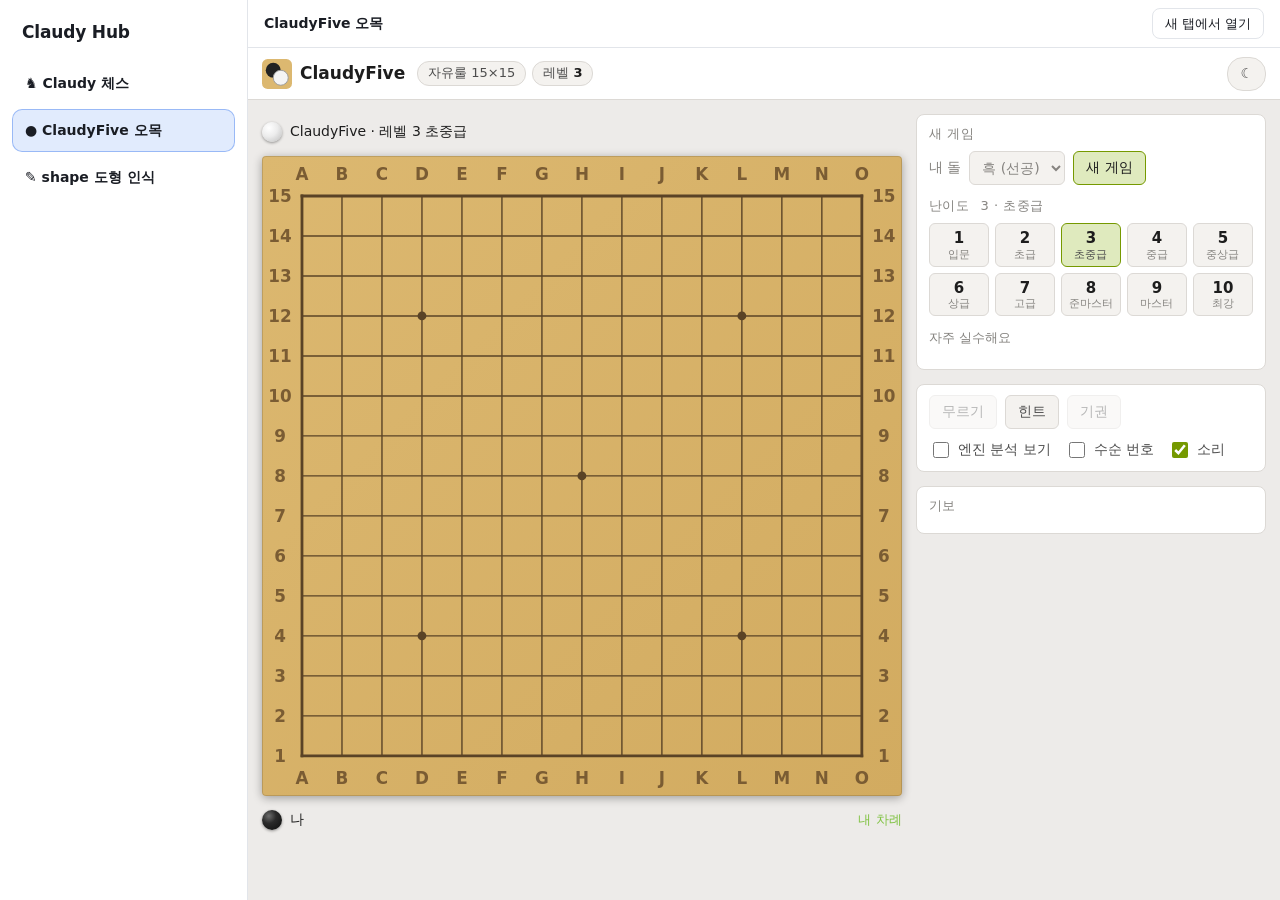
<file: index.html>
<!doctype html>
<html lang="ko">
<head>
<meta charset="utf-8">
<meta name="viewport" content="width=device-width,initial-scale=1">
<script src="coi-serviceworker.js"></script>
<title>Claudy Hub</title>
<style>
:root{--bg:#0f1115;--panel:#161a21;--line:#252b36;--fg:#e6e9ef;--mut:#8b94a5;--acc:#6ea8fe;--ok:#4ade80;--warn:#fbbf24}
@media (prefers-color-scheme:light){:root{--bg:#f5f6f8;--panel:#fff;--line:#e2e5ea;--fg:#1a1d24;--mut:#667085;--acc:#2f6fed;--ok:#16a34a;--warn:#d97706}}
*{box-sizing:border-box;margin:0}
html,body{height:100%}
body{display:flex;background:var(--bg);color:var(--fg);font:14px/1.5 system-ui,"Segoe UI","Malgun Gothic",sans-serif}
nav{width:248px;flex:none;background:var(--panel);border-right:1px solid var(--line);display:flex;flex-direction:column;padding:18px 12px}
.brand{font-weight:650;font-size:17px;padding:2px 10px 16px;letter-spacing:-.01em}
.brand small{display:block;font-weight:400;font-size:12px;color:var(--mut);margin-top:2px}
.tab{all:unset;cursor:pointer;display:block;padding:10px 12px;border-radius:10px;margin-bottom:4px;border:1px solid transparent}
.tab:hover{background:color-mix(in srgb,var(--fg) 6%,transparent)}
.tab:focus-visible{outline:2px solid var(--acc)}
.tab[aria-selected=true]{background:color-mix(in srgb,var(--acc) 14%,transparent);border-color:color-mix(in srgb,var(--acc) 40%,transparent)}
.tab b{display:flex;align-items:center;gap:8px;font-weight:600}
.tab span{display:block;color:var(--mut);font-size:12.5px;margin-top:2px}
.foot{margin-top:auto;padding:10px;color:var(--mut);font-size:12px}
main{flex:1;display:flex;flex-direction:column;min-width:0}
header{height:48px;flex:none;display:flex;align-items:center;gap:10px;padding:0 16px;border-bottom:1px solid var(--line);background:var(--panel)}
header h1{font-size:14px;font-weight:600}
header .sp{flex:1}
.btn{all:unset;cursor:pointer;padding:5px 12px;border-radius:8px;border:1px solid var(--line);font-size:13px;color:var(--fg)}
.btn:hover{border-color:var(--acc);color:var(--acc)}
.btn:focus-visible{outline:2px solid var(--acc)}
.btn[hidden]{display:none}
.stage{flex:1;position:relative}
iframe{position:absolute;inset:0;width:100%;height:100%;border:0;background:var(--bg)}
iframe[hidden]{display:none}
.cover{position:absolute;inset:0;display:flex;flex-direction:column;align-items:center;justify-content:center;gap:12px;background:var(--bg);color:var(--mut);text-align:center;padding:24px}
.cover[hidden]{display:none}
.spin{width:28px;height:28px;border-radius:50%;border:3px solid var(--line);border-top-color:var(--acc);animation:r .8s linear infinite}
@keyframes r{to{transform:rotate(360deg)}}
@media (max-width:720px){body{flex-direction:column}nav{width:auto;flex-direction:row;overflow-x:auto;border-right:0;border-bottom:1px solid var(--line);padding:8px}.tab{flex:none}.tab span,.brand,.foot{display:none}}
html{cursor:default;-webkit-user-select:none;user-select:none}input,textarea,[contenteditable]{cursor:text;-webkit-user-select:text;user-select:text}button,select,a{cursor:pointer}</style>
</head>
<body>
<nav role="tablist" aria-label="프로그램">
  <div class="brand">Claudy Hub</div>
  <button class="tab" role="tab" data-id="chess"><b>♞ Claudy 체스</b></button>
  <button class="tab" role="tab" data-id="five"><b>● ClaudyFive 오목</b></button>
  <button class="tab" role="tab" data-id="shape"><b>✎ shape 도형 인식</b></button>
</nav>
<main>
  <header>
    <h1 id="title"></h1><span class="sp"></span>
    <button class="btn" id="pop">새 탭에서 열기</button>
  </header>
  <div class="stage">
    <iframe id="f-chess" hidden title="체스"></iframe>
    <iframe id="f-five" hidden title="오목"></iframe>
    <iframe id="f-shape" hidden title="도형 인식"></iframe>
  </div>
</main>
<script>
const APPS={
  chess:{title:'Claudy 체스',url:'chess/?v=20261030e'},
  five:{title:'ClaudyFive 오목',url:'five/?v=20261030e'},
  shape:{title:'shape 도형 인식',url:'shape/?v=20261030e'}};
const $=s=>document.querySelector(s);
let cur=null;
function show(id){
  cur=id;
  document.querySelectorAll('.tab').forEach(t=>t.setAttribute('aria-selected',t.dataset.id===id));
  document.querySelectorAll('iframe').forEach(f=>f.hidden=true);
  $('#title').textContent=APPS[id].title;
  try{localStorage.hubTab=id}catch{}
  const f=$('#f-'+id);
  if(!f.src)f.src=APPS[id].url;
  f.hidden=false;
}
document.querySelectorAll('.tab').forEach(t=>t.onclick=()=>show(t.dataset.id));
$('#pop').onclick=()=>window.open(APPS[cur].url,'_blank');
document.addEventListener('keydown',e=>{
  if(e.target.closest('input,textarea')||e.ctrlKey||e.metaKey||e.altKey)return;
  const id={1:'chess',2:'five',3:'shape'}[e.key];if(id)show(id);
});
let start='five';try{start=localStorage.hubTab||'five'}catch{}
show(APPS[start]?start:'five');
</script>
</body>
</html>
</file>
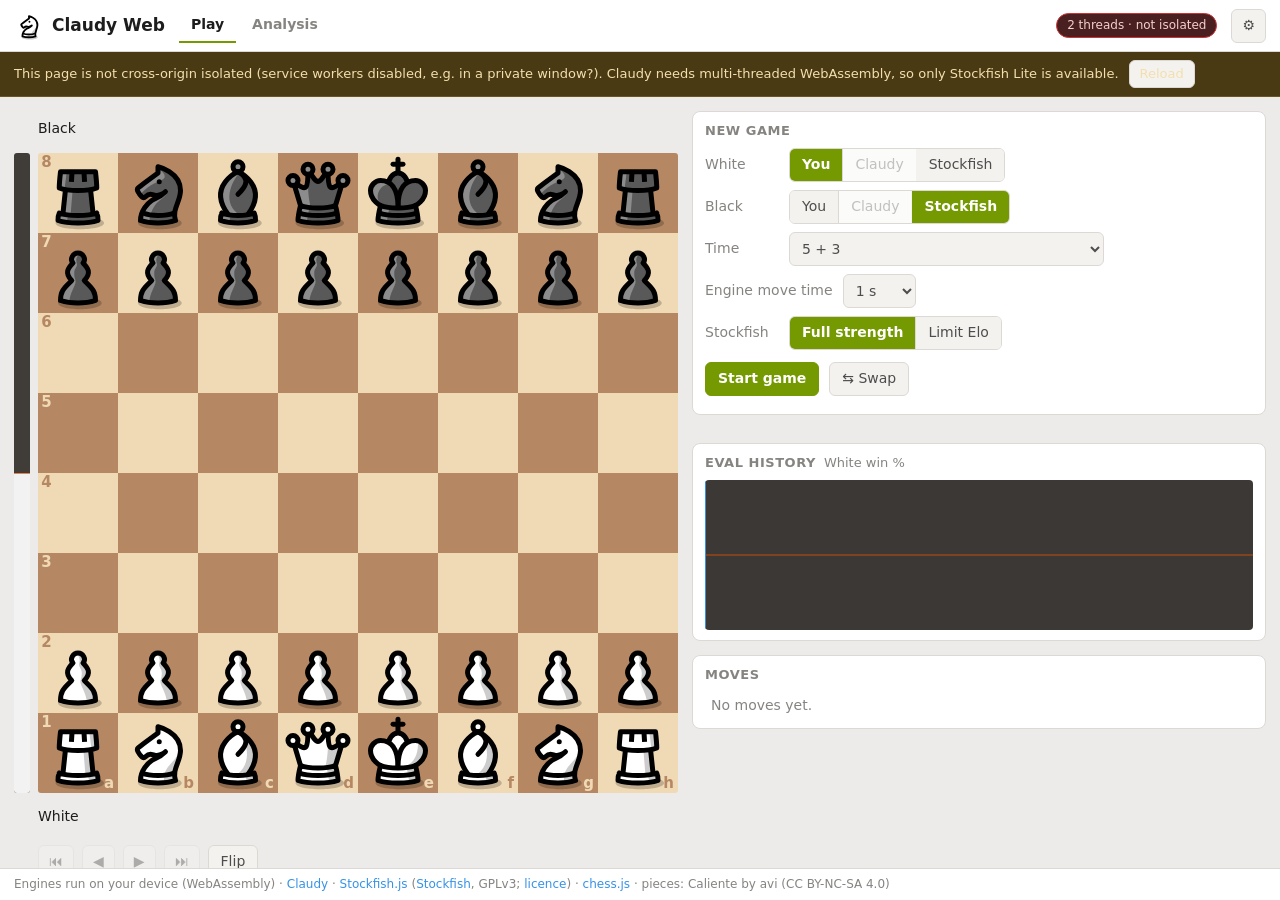
<file: chess/index.html>
<!doctype html>
<html lang="en">
<head>
<meta charset="utf-8">
<meta name="viewport" content="width=device-width, initial-scale=1, viewport-fit=cover">
<meta name="theme-color" content="#161512">
<title>Claudy Web</title>
<meta name="description" content="Play and analyse with the Claudy chess engine and Stockfish 19, running locally in your browser (WebAssembly, SIMD, multi-threaded).">
<link rel="icon" href="pieces/wN.svg">
<link rel="stylesheet" href="css/app.css?v=20261030e">
<script src="coi-serviceworker.js"></script>
</head>
<body>
<header id="top">
  <a class="brand" href="./"><img src="pieces/wN.svg" alt=""><span>Claudy Web</span></a>
  <nav id="tabs">
    <button id="tab-play" class="tab on">Play</button>
    <button id="tab-analysis" class="tab">Analysis</button>
  </nav>
  <div class="spacer"></div>
  <span id="chip-sys" class="pill" title="Hardware threads / cross-origin isolation"></span>
  <button id="btn-settings" class="icon" title="Engine settings">&#9881;</button>
</header>

<div id="notice" hidden></div>

<main id="main">
  <div id="app">
    <section id="left">
      <div class="player top" id="ptop"><div class="name"></div><div class="clock"></div></div>
      <div class="board-row">
        <div class="evalbar" id="evalbar"><div class="fill"></div><span class="txt"></span></div>
        <div id="board"></div>
      </div>
      <div class="player bottom" id="pbot"><div class="name"></div><div class="clock"></div></div>
      <div class="controls">
        <button id="nav-first" class="icon" title="Start (Home)">&#9198;</button>
        <button id="nav-prev" class="icon" title="Back (&larr;)">&#9664;</button>
        <button id="nav-next" class="icon" title="Forward (&rarr;)">&#9654;</button>
        <button id="nav-last" class="icon" title="Latest (End)">&#9197;</button>
        <button id="btn-flip" title="Flip board (F)">Flip</button>
        <span class="grow"></span>
        <button id="btn-undo" hidden>Take back</button>
        <button id="btn-hint" hidden>Hint</button>
      </div>
    </section>

    <section id="right">
      <div class="panel" id="p-play">
        <h3>New game</h3>
        <div id="ng">
          <div class="row"><label>White</label><div class="seg" id="ng-white" data-key="white"></div></div>
          <div class="row"><label>Black</label><div class="seg" id="ng-black" data-key="black"></div></div>
          <div class="row"><label>Time</label>
            <select id="ng-tc">
              <option value="60000+0">1 + 0</option>
              <option value="180000+0">3 + 0</option>
              <option value="180000+2000">3 + 2</option>
              <option value="300000+0">5 + 0</option>
              <option value="300000+3000">5 + 3</option>
              <option value="600000+0">10 + 0</option>
              <option value="900000+10000">15 + 10</option>
              <option value="1800000+0">30 + 0</option>
              <option value="0+0">Unlimited (engine thinks for a set time)</option>
            </select>
          </div>
          <div class="row" id="ng-think-row" hidden><label>Engine move time</label>
            <select id="ng-think">
              <option value="500">0.5 s</option><option value="1000">1 s</option><option value="3000">3 s</option>
              <option value="10000">10 s</option><option value="30000">30 s</option>
            </select>
          </div>
          <div id="ng-strength"></div>
          <div class="row btns">
            <button id="ng-start" class="primary">Start game</button>
            <button id="ng-swap" title="Swap colours">&#8646; Swap</button>
          </div>
        </div>
        <div id="ingame" hidden>
          <div id="ig-status" class="big"></div>
          <div id="ig-sub" class="dim small"></div>
          <div class="row btns">
            <button id="ig-pause" hidden>Pause</button>
            <button id="ig-resign" class="danger">Resign</button>
            <button id="ig-new">New game</button>
            <button id="ig-analyze" hidden>Analyse game</button>
          </div>
        </div>
      </div>

      <div class="panel" id="p-analysis" hidden>
        <h3>Analysis board</h3>
        <div class="row"><label>Engines</label>
          <div class="seg multi" id="an-engines"></div>
        </div>
        <div class="row"><label>Lines</label>
          <div class="seg" id="an-lines"></div>
        </div>
        <div class="row btns">
          <button id="an-import">Import PGN / FEN</button>
          <button id="an-copy-pgn">Copy PGN</button>
          <button id="an-copy-fen">Copy FEN</button>
          <button id="an-reset">Reset</button>
        </div>
        <div class="row" id="an-review-row">
          <label>Review</label>
          <select id="an-review-eng"></select>
          <select id="an-review-time">
            <option value="200">0.2 s / move</option><option value="500" selected>0.5 s / move</option>
            <option value="1000">1 s / move</option><option value="2000">2 s / move</option><option value="5000">5 s / move</option>
          </select>
          <button id="an-review" class="primary">Analyse game</button>
        </div>
        <div id="an-progress" hidden><div class="bar"><div></div></div><span class="dim small"></span></div>
        <div id="an-accuracy" class="small" hidden></div>
      </div>

      <div id="engines"></div>

      <div class="panel" id="p-chart">
        <h3>Eval history <span class="dim">White win %</span></h3>
        <div class="chartwrap"><svg id="chart" viewBox="0 0 1000 200" preserveAspectRatio="none"></svg><div id="chart-tip" hidden></div></div>
      </div>

      <div class="panel" id="p-moves"><h3>Moves</h3><div id="moves"></div></div>
    </section>
  </div>
</main>

<footer id="foot">
  <span class="dim">Engines run on your device (WebAssembly) &middot;
  <a href="https://github.com/eple12/ClaudyEngine" target="_blank" rel="noopener">Claudy</a> &middot;
  <a href="https://github.com/nmrugg/stockfish.js" target="_blank" rel="noopener">Stockfish.js</a>
  (<a href="https://github.com/official-stockfish/Stockfish" target="_blank" rel="noopener">Stockfish</a>, GPLv3; <a href="stockfish/COPYING.txt">licence</a>) &middot;
  <a href="https://github.com/jhlywa/chess.js" target="_blank" rel="noopener">chess.js</a> &middot;
  pieces: Caliente by avi (CC BY-NC-SA 4.0)</span>
</footer>

<dialog id="dlg-settings">
  <form method="dialog">
    <h2>Engine settings</h2>
    <div id="set-body"></div>
    <div class="row btns"><button value="close" class="primary">Done</button></div>
  </form>
</dialog>

<dialog id="dlg-import">
  <form method="dialog">
    <h2>Import</h2>
    <p class="dim small">Paste a PGN or a FEN.</p>
    <textarea id="import-text" rows="10" spellcheck="false"></textarea>
    <div id="import-err" class="red small"></div>
    <div class="row btns">
      <button id="import-ok" value="ok" class="primary">Load</button>
      <button value="cancel">Cancel</button>
    </div>
  </form>
</dialog>

<script type="module" src="js/app.js?v=20261030e"></script>
</body>
</html>
</file>
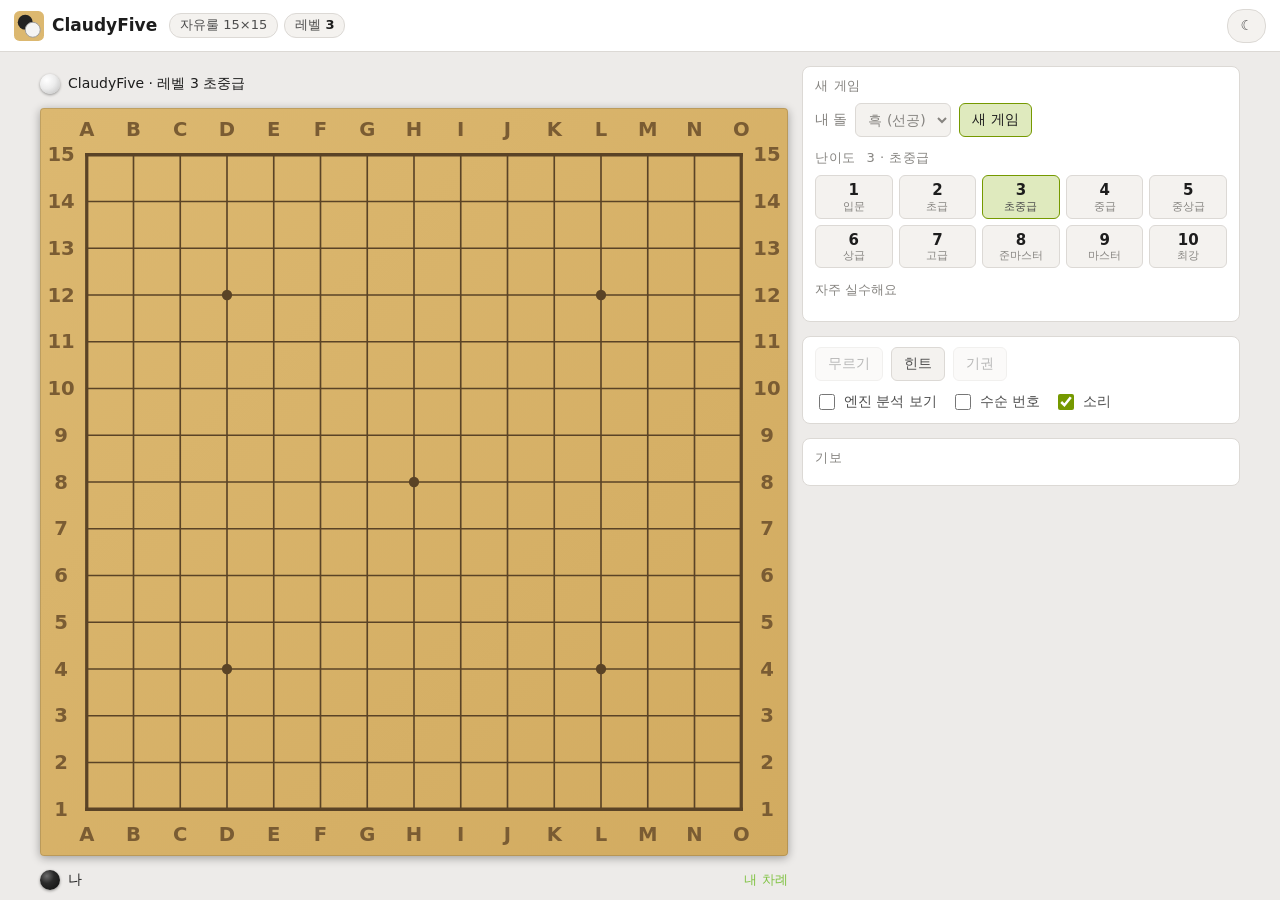
<file: five/index.html>
<!doctype html>
<html lang="ko">
<head>
<meta charset="utf-8">
<meta name="viewport" content="width=device-width, initial-scale=1, viewport-fit=cover">
<meta name="theme-color" content="#161512">
<title>ClaudyFive · 오목</title>
<link rel="icon" href="data:image/svg+xml,%3Csvg xmlns='http://www.w3.org/2000/svg' viewBox='0 0 32 32'%3E%3Crect width='32' height='32' rx='6' fill='%23dcb870'/%3E%3Ccircle cx='12' cy='12' r='8' fill='%23222'/%3E%3Ccircle cx='20' cy='20' r='8' fill='%23f4f4f4' stroke='%23999'/%3E%3C/svg%3E">
<link rel="stylesheet" href="style.css?v=20261030e">
</head>
<body>
<header id="top">
  <div class="brand">
    <svg viewBox="0 0 32 32" width="30" height="30" aria-hidden="true"><rect width="32" height="32" rx="6" fill="#dcb870"/><circle cx="12" cy="12" r="8" fill="#222"/><circle cx="20" cy="20" r="8" fill="#f4f4f4" stroke="#999"/></svg>
    <span>ClaudyFive</span>
  </div>
  <div id="chips">
    <span class="chip">자유룰 15×15</span>
    <span class="chip opt">레벨 <b id="chip-level">5</b></span>
  </div>
  <div class="spacer"></div>
  <button id="btn-theme" class="pill" title="밝은/어두운 테마">☀︎</button>
</header>

<main id="main">
  <div id="game">
    <div id="left">
      <div class="player" id="pl-top">
        <span class="stone-ico" id="top-ico"></span>
        <span class="name" id="top-name">ClaudyFive</span>
        <span class="status" id="top-status"></span>
      </div>
      <div class="board-row">
        <div class="evalbar" id="evalbar" hidden><div class="fill" id="evalfill"></div><span class="txt" id="evaltxt"></span></div>
        <div class="board" id="board">
          <svg id="grid" viewBox="0 0 16 16" preserveAspectRatio="none" aria-hidden="true"></svg>
          <div id="stones"></div>
          <div class="ghost" id="ghost" hidden></div>
          <div class="hintmark" id="hintmark" hidden></div>
          <div class="banner" id="banner" hidden><div id="banner-text"></div><button id="banner-new" class="primary">새 게임</button></div>
        </div>
      </div>
      <div class="player" id="pl-bot">
        <span class="stone-ico" id="bot-ico"></span>
        <span class="name" id="bot-name">나</span>
        <span class="status" id="bot-status"></span>
      </div>
    </div>

    <div id="right">
      <section class="panel" id="p-new">
        <h3>새 게임</h3>
        <div class="formrow">
          <label>내 돌
            <select id="sel-color">
              <option value="black">흑 (선공)</option>
              <option value="white">백 (후공)</option>
              <option value="random">무작위</option>
            </select>
          </label>
          <button id="btn-new" class="primary">새 게임</button>
        </div>
        <h3 class="sub">난이도 <span class="dim" id="lvl-name"></span></h3>
        <div id="levels" role="radiogroup" aria-label="난이도"></div>
        <p class="dim small" id="lvl-info"></p>
      </section>

      <section class="panel" id="p-actions">
        <div class="controls">
          <button id="btn-undo" title="한 수 무르기 (U)">무르기</button>
          <button id="btn-hint" title="엔진이 추천수를 알려줘요 (H)">힌트</button>
          <button id="btn-resign" class="danger">기권</button>
        </div>
        <div class="toggles">
          <label><input type="checkbox" id="opt-analysis"> 엔진 분석 보기</label>
          <label><input type="checkbox" id="opt-numbers"> 수순 번호</label>
          <label><input type="checkbox" id="opt-sound" checked> 소리</label>
        </div>
      </section>

      <section class="panel" id="p-engine" hidden>
        <h3>엔진 분석</h3>
        <div id="eng-summary">
          <span class="big num" id="eng-eval">–</span>
          <span class="kv">깊이 <b class="num" id="eng-depth">–</b></span>
          <span class="kv">노드 <b class="num" id="eng-nodes">–</b></span>
          <span class="kv">속도 <b class="num" id="eng-nps">–</b></span>
          <span class="kv">시간 <b class="num" id="eng-time">–</b></span>
        </div>
        <div class="pv" id="eng-pv"></div>
      </section>

      <section class="panel" id="p-moves">
        <h3>기보 <span class="dim" id="mv-count"></span></h3>
        <div id="moves"></div>
      </section>
    </div>
  </div>
</main>

<script src="engine.js?v=20261030e"></script>
<script src="app.js?v=20261030e"></script>
</body>
</html>
</file>
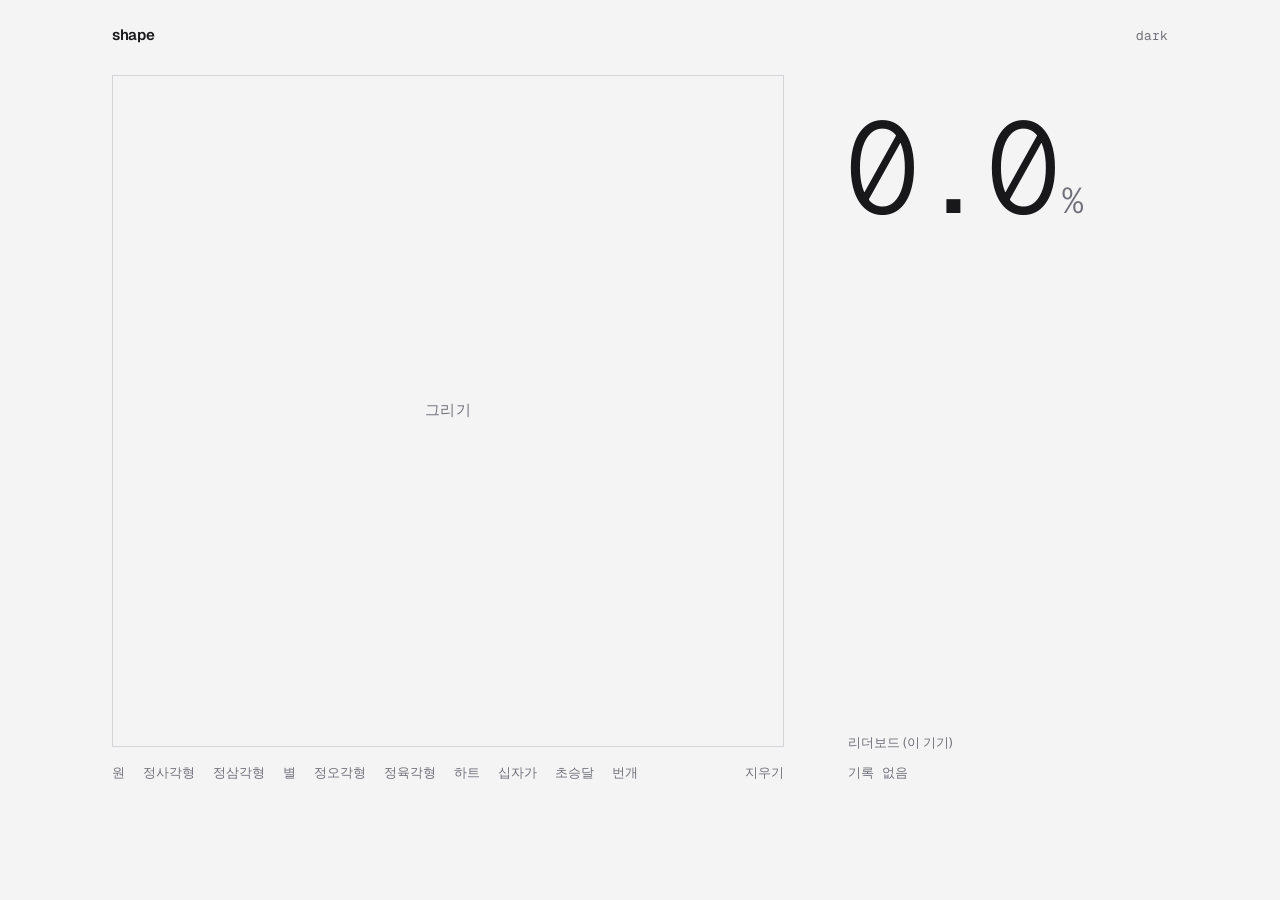
<file: shape/index.html>
<!doctype html>
<html lang="ko">
<head>
<meta charset="utf-8">
<meta name="viewport" content="width=device-width,initial-scale=1">
<title>shape</title>
<link rel="preconnect" href="https://fonts.googleapis.com">
<link href="https://fonts.googleapis.com/css2?family=Geist:wght@300;400;500;600&family=Geist+Mono:wght@300;400;500&display=swap" rel="stylesheet">
<style>
:root{--bg:#f4f4f5;--fg:#18181b;--mut:#71717a;--line:#d4d4d8;--acc:#d9420f;--ink:#18181b}
:root[data-theme=dark]{--bg:#0e0e10;--fg:#ececee;--mut:#797982;--line:#2a2a2f;--acc:#ff6a3d;--ink:#ececee}
*{box-sizing:border-box;margin:0;padding:0}
body{background:var(--bg);color:var(--fg);font:15px/1.5 "Geist","Pretendard","Malgun Gothic",system-ui,sans-serif;min-height:100dvh;transition:background .25s,color .25s}
button,input{font:inherit;color:inherit;background:none;border:0;border-radius:0;outline:none}
button{cursor:pointer}
.app{max-width:1120px;margin:0 auto;padding:24px 32px 32px;display:grid;grid-template-columns:minmax(0,1fr) 320px;grid-template-rows:auto 1fr;column-gap:64px}
header{grid-column:1/-1;display:flex;justify-content:space-between;align-items:baseline;margin-bottom:28px}
.logo{font-weight:600;letter-spacing:-.02em}
.mono{font-family:"Geist Mono",ui-monospace,Consolas,monospace}
#theme{color:var(--mut);font-size:13px;transition:color .2s}
#theme:hover{color:var(--fg)}
.left{min-width:0}
.pad{position:relative;width:min(100%,calc(100dvh - 190px));aspect-ratio:1;border:1px solid var(--line);transition:border-color .25s}
canvas{position:absolute;inset:0;width:100%;height:100%;touch-action:none;cursor:crosshair}
.hint{position:absolute;inset:0;display:grid;place-items:center;color:var(--mut);pointer-events:none;transition:opacity .3s;letter-spacing:.02em}
.shapes{display:flex;flex-wrap:wrap;gap:4px 18px;margin-top:16px;font-size:13px;color:var(--mut)}
.shapes span{transition:color .3s}
.shapes span.on{color:var(--acc)}
.shapes button{margin-left:auto;color:var(--mut);transition:color .2s}
.shapes button:hover{color:var(--fg)}
.right{display:flex;flex-direction:column;padding-top:2px;min-width:0}
.name{color:var(--mut);height:24px}
.big{font-weight:300;font-size:clamp(84px,10vw,128px);line-height:.95;letter-spacing:-.05em;font-variant-numeric:tabular-nums;margin:6px 0 4px -4px;white-space:nowrap}
.big small{font-size:.28em;letter-spacing:0;color:var(--mut);margin-left:6px}
.big.hit{color:var(--acc)}
.sub{color:var(--mut);font-size:13px;height:20px}
form{margin-top:22px;display:flex;align-items:flex-end;gap:16px;opacity:0;pointer-events:none;transition:opacity .3s}
form.on{opacity:1;pointer-events:auto}
label{display:block;font-size:12px;color:var(--mut);margin-bottom:2px}
.f{flex:1;min-width:0}
input{width:100%;padding:6px 0;border-bottom:1px solid var(--line);transition:border-color .2s}
input:focus{border-color:var(--acc)}
.go{color:var(--acc);font-weight:500;padding:6px 0}
.skip{color:var(--mut);padding:6px 0;font-size:13px}
.go:hover,.skip:hover{text-decoration:underline;text-underline-offset:4px}
.lb{margin-top:auto;padding-top:40px}
.lb h3{font-weight:400;font-size:13px;color:var(--mut);margin-bottom:10px}
.row{display:grid;grid-template-columns:22px 1fr auto 52px;gap:10px;align-items:baseline;padding:5px 0;font-size:14px}
.row .rk{color:var(--mut);font-size:12px}
.row .nm{overflow:hidden;text-overflow:ellipsis;white-space:nowrap}
.row .sh{color:var(--mut);font-size:13px}
.row .pc{text-align:right}
.row:first-child .pc,.row:first-child .rk{color:var(--acc)}
.row.new{animation:fl 2s}
@keyframes fl{0%,50%{background:color-mix(in srgb,var(--acc) 16%,transparent)}}
.empty{color:var(--mut);font-size:13px}
@media(max-width:820px){.app{grid-template-columns:1fr;padding:16px}.pad{width:100%}.big{font-size:84px}.lb{padding-top:28px}}
@media(prefers-reduced-motion:reduce){*{transition:none!important;animation:none!important}}
html{cursor:default;-webkit-user-select:none;user-select:none}input,textarea,[contenteditable]{cursor:text;-webkit-user-select:text;user-select:text}button,select,a{cursor:pointer}</style>
</head>
<body>
<div class="app">
  <header>
    <div class="logo">shape</div>
    <button id="theme" class="mono"></button>
  </header>
  <div class="left">
    <div class="pad">
      <canvas id="cv"></canvas>
      <div class="hint" id="hint">그리기</div>
    </div>
    <div class="shapes" id="shapes"></div>
  </div>
  <div class="right">
    <div class="name" id="rn"></div>
    <div class="big mono" id="big"><span id="pct">0.0</span><small>%</small></div>
    <div class="sub" id="rs"></div>
    <form id="form" autocomplete="off">
      <div class="f"><label for="nick">닉네임</label><input id="nick" maxlength="12"></div>
      <button class="go" type="submit">저장</button>
      <button class="skip" type="button" id="skip">건너뛰기</button>
    </form>
    <div class="lb"><h3>리더보드 (이 기기)</h3><div id="board" class="mono"></div></div>
  </div>
</div>
<script src="core.js"></script>
<script>
const $=s=>document.querySelector(s),cv=$('#cv'),cx=cv.getContext('2d'),B=480;
let strokes=[],timer,rid=null,cur=null,fit=null,fp=1,busy=false,last=0;
const root=document.documentElement,css=v=>getComputedStyle(root).getPropertyValue(v).trim();
const calm=matchMedia('(prefers-reduced-motion:reduce)').matches;
function setTheme(t){root.dataset.theme=t;$('#theme').textContent=t==='dark'?'light':'dark';try{localStorage.theme=t}catch{}redraw()}
let saved;try{saved=localStorage.theme}catch{}
setTheme(saved||(matchMedia('(prefers-color-scheme:dark)').matches?'dark':'light'));
$('#theme').onclick=()=>setTheme(root.dataset.theme==='dark'?'light':'dark');

let pw=0;
function size(){const d=devicePixelRatio||1,w=cv.clientWidth;if(pw&&pw!==w)strokes=strokes.map(s=>s.map(p=>[p[0]*w/pw,p[1]*w/pw]));pw=w;cv.width=cv.height=Math.round(w*d);cx.setTransform(d,0,0,d,0,0);redraw()}
addEventListener('resize',size);
function path(p,n){const m=n??p.length;cx.beginPath();cx.moveTo(p[0][0],p[0][1]);
  for(let i=1;i<m-1;i++){const a=p[i],b=p[i+1];cx.quadraticCurveTo(a[0],a[1],(a[0]+b[0])/2,(a[1]+b[1])/2)}
  if(m>1)cx.lineTo(p[m-1][0],p[m-1][1]);cx.stroke()}
function redraw(){const w=cv.clientWidth;cx.clearRect(0,0,w,w);cx.lineCap=cx.lineJoin='round';
  cx.lineWidth=3.5;cx.strokeStyle=css('--ink');strokes.forEach(s=>s.length>1&&path(s));
  if(fit){const k=w/B;cx.strokeStyle=css('--acc');cx.lineWidth=2;path(fit.map(p=>[p[0]*k,p[1]*k]),Math.max(2,Math.floor(fit.length*fp)))}}
function mark(i){document.querySelectorAll('#shapes span').forEach((c,j)=>c.classList.toggle('on',j===i))}
function reset(){clearTimeout(timer);strokes=[];fit=null;cur=rid=null;fp=1;redraw();$('#hint').style.opacity=1;$('#form').classList.remove('on');
  $('#rn').textContent='';$('#rs').textContent='';$('#pct').textContent='0.0';$('#big').classList.remove('hit');mark(-1)}

const pt=e=>{const r=cv.getBoundingClientRect();return[e.clientX-r.left,e.clientY-r.top]};
cv.onpointerdown=e=>{if(busy)return;if(fit||cur)reset();clearTimeout(timer);cv.setPointerCapture(e.pointerId);strokes.push([pt(e)]);$('#hint').style.opacity=0};
cv.onpointermove=e=>{if(!(e.buttons&1)||busy||!strokes.length)return;strokes.at(-1).push(pt(e));redraw()};
cv.onpointerup=()=>{if(strokes.length&&!busy)timer=setTimeout(go,600)};
addEventListener('keydown',e=>{if(e.key==='Escape')reset()});

function ease(f,ms){if(calm)return f(1);const t0=performance.now();(function s(t){const p=Math.min(1,(t-t0)/ms);f(1-Math.pow(1-p,3));if(p<1)requestAnimationFrame(s)})(t0)}
async function go(){
  const k=B/cv.clientWidth;busy=true;$('#rn').textContent='분석 중';
  await new Promise(r=>setTimeout(r,30));
  let r;try{r=Shape.recognize(strokes.map(s=>s.map(p=>[p[0]*k,p[1]*k])))}catch{r={error:'err'}}
  busy=false;
  if(r.error){reset();$('#rs').textContent=r.error==='short'?'조금 더 크게 그려주세요':'오류가 발생했어요';return}
  cur=r;fit=r.fit.map(p=>[p[0],p[1]]);last=r.pct;mark(r.idx);$('#rn').textContent=r.name;$('#rs').textContent='CNN '+r.conf+'%';$('#big').classList.add('hit');
  ease(p=>{fp=p;redraw();$('#pct').textContent=(r.pct*p).toFixed(1)},900);
  $('#form').classList.add('on');$('#nick').value='';$('#nick').focus({preventScroll:true})}

// leaderboard: stored on this device only (GitHub Pages has no backend)
const KEY='shape-board';let mem=[];
const load=()=>{try{return JSON.parse(localStorage[KEY]||'[]')}catch{return mem}};
const store=b=>{mem=b;try{localStorage[KEY]=JSON.stringify(b)}catch{}};
function render(b,mine){const el=$('#board');el.innerHTML=b.length?'':'<div class="empty">기록 없음</div>';
  b.forEach((e,i)=>{const d=document.createElement('div');d.className='row'+(i===mine?' new':'');
    d.innerHTML=`<span class="rk">${i+1}</span><span class="nm"></span><span class="sh">${e.shape}</span><span class="pc">${e.pct.toFixed(1)}</span>`;
    d.querySelector('.nm').textContent=e.name;el.append(d)})}
$('#form').onsubmit=e=>{e.preventDefault();const n=$('#nick').value.trim().slice(0,12);if(!n||!cur)return;
  const all=load();all.push({name:n,shape:cur.name,pct:cur.pct});all.sort((a,b)=>b.pct-a.pct);store(all.slice(0,100));
  const b=all.slice(0,10),mine=b.findIndex(x=>x.name===n&&x.pct===cur.pct);cur=null;
  $('#form').classList.remove('on');$('#rs').textContent='저장됨';render(b,mine)};
$('#skip').onclick=reset;

$('#shapes').innerHTML=Shape.NAMES.map(x=>`<span>${x}</span>`).join('')+'<button id="clr">지우기</button>';$('#clr').onclick=reset;
render(load().slice(0,10));
Shape.load().catch(()=>{$('#rs').textContent='모델을 불러오지 못했어요'});
size();
</script>
</body>
</html>
</file>
<file: chess/css/app.css>
:root {
  --bg: #161512;
  --panel: #262421;
  --panel2: #2f2c29;
  --line: #3a3733;
  --text: #bababa;
  --strong: #e6e4e1;
  --dim: #8a8784;
  --accent: #3692e7;
  --green: #759900;
  --green-bg: #3b4a14;
  --red: #cc3333;
  --yellow: #d59120;
  --cyan: #4fb3bf;
  --light: #f0d9b5;
  --dark: #b58863;
  --clock: #1f1d1b;
  --clock-run: #4a5d23;
  --header-h: 52px;
  --foot-h: 32px;
  font-synthesis: none;
  color-scheme: dark;
}
@media (prefers-color-scheme: light) {
  :root:not([data-theme="dark"]) {
    --bg: #edebe9; --panel: #ffffff; --panel2: #f4f2ef; --line: #dcd9d5;
    --text: #4d4d4d; --strong: #1d1d1d; --dim: #868480; --green-bg: #dfeabe;
    --clock: #e9e6e2; --clock-run: #cfe0a4;
    color-scheme: light;
  }
}

* { box-sizing: border-box; }
html, body { height: 100%; margin: 0; }
body {
  background: var(--bg);
  color: var(--text);
  font: 14px/1.4 system-ui, -apple-system, "Segoe UI", Roboto, "Noto Sans KR", sans-serif;
  display: flex; flex-direction: column; height: 100dvh; overflow: hidden;
  -webkit-tap-highlight-color: transparent;
}
button, input, select, textarea { font: inherit; color: inherit; }
button {
  background: var(--panel2); border: 1px solid var(--line); border-radius: 6px;
  padding: 6px 12px; cursor: pointer; min-height: 34px;
}
button:hover { border-color: var(--dim); }
button:active { transform: translateY(1px); }
button:disabled { opacity: .4; cursor: default; transform: none; border-color: var(--line); }
button.primary { background: var(--green); border-color: var(--green); color: #fff; font-weight: 600; }
button.primary:hover { filter: brightness(1.08); }
button.danger:hover { border-color: var(--red); color: #ff8a8a; }
select, input[type="number"], textarea {
  background: var(--panel2); border: 1px solid var(--line); border-radius: 6px; padding: 6px 8px; min-height: 34px;
}
select:focus, input:focus, textarea:focus { outline: none; border-color: var(--accent); }
a { color: var(--accent); text-decoration: none; }
a:hover { text-decoration: underline; }
.dim { color: var(--dim); }
.small { font-size: 12.5px; }
.red { color: #ff7b7b; }
.grow { flex: 1; }

/* ---- header ---------------------------------------------------------------------------- */
#top {
  height: var(--header-h); flex: none; display: flex; align-items: center; gap: 14px; padding: 0 14px;
  background: var(--panel); border-bottom: 1px solid var(--line); overflow-x: auto; scrollbar-width: none;
}
.brand { display: flex; align-items: center; gap: 8px; color: var(--strong); font-weight: 600; font-size: 17px; white-space: nowrap; }
.brand:hover { text-decoration: none; }
.brand img { width: 30px; height: 30px; }
#tabs { display: flex; gap: 4px; }
.tab { background: none; border: 0; border-bottom: 2px solid transparent; border-radius: 0; padding: 6px 12px; color: var(--dim); font-weight: 600; }
.tab:hover { color: var(--strong); }
.tab.on { color: var(--strong); border-bottom-color: var(--green); }
.spacer { flex: 1; }
.pill { border-radius: 16px; white-space: nowrap; font-size: 12px; padding: 3px 10px; border: 1px solid var(--line); background: var(--panel2); }
.pill.on { background: var(--green-bg); border-color: var(--green); color: var(--strong); }
.pill.off { background: #4a1f1f; border-color: var(--red); color: #f2d0d0; }
.icon { padding: 4px 10px; }

#notice { background: #4a3a14; color: #f3dfae; padding: 8px 14px; font-size: 13px; border-bottom: 1px solid #6b5520; display: flex; gap: 10px; align-items: center; flex-wrap: wrap; }
#notice[hidden] { display: none; }
#notice button { min-height: 28px; padding: 2px 10px; }

/* ---- layout ---------------------------------------------------------------------------- */
#main { flex: 1; min-height: 0; overflow: auto; padding: 14px; }
#app {
  --b: clamp(260px, calc(100dvh - var(--header-h) - var(--foot-h) - 28px - 2 * 38px - 52px - 20px), calc(56vw - 24px));
  display: grid; grid-template-columns: calc(var(--b) + 24px) minmax(0, 1fr); gap: 14px; align-items: start;
  max-width: 1500px; margin: 0 auto;
}
#left { display: flex; flex-direction: column; gap: 6px; min-width: 0; position: sticky; top: 0; }
#right { display: flex; flex-direction: column; gap: 14px; min-width: 0; }
.panel { background: var(--panel); border: 1px solid var(--line); border-radius: 8px; padding: 10px 12px; min-width: 0; }
.panel[hidden] { display: none; }
.panel h3 { margin: 0 0 8px; font-size: 13px; font-weight: 600; letter-spacing: .04em; text-transform: uppercase; color: var(--dim); display: flex; align-items: center; gap: 8px; }
.panel h3 .dim { text-transform: none; letter-spacing: 0; font-weight: 400; }
.panel h3 .grow { flex: 1; }

.row { display: flex; align-items: center; gap: 10px; margin: 8px 0; flex-wrap: wrap; }
.row > label { min-width: 74px; color: var(--dim); }
.row.btns { margin-top: 12px; }
.seg { display: inline-flex; border: 1px solid var(--line); border-radius: 6px; overflow: hidden; flex-wrap: wrap; }
.seg button { border: 0; border-radius: 0; background: var(--panel2); min-height: 32px; padding: 4px 12px; border-right: 1px solid var(--line); }
.seg button:last-child { border-right: 0; }
.seg button.on { background: var(--green); color: #fff; font-weight: 600; }
.seg button.off { opacity: .55; }
.seg button:disabled { opacity: .35; }
.big { font-size: 18px; font-weight: 700; color: var(--strong); }
.sliderrow { display: flex; align-items: center; gap: 10px; flex: 1; min-width: 200px; }
.sliderrow input[type="range"] { flex: 1; accent-color: var(--green); }
.sliderrow output { min-width: 3.2em; text-align: right; color: var(--strong); font-variant-numeric: tabular-nums; }

/* ---- players, clocks ---------------------------------------------------------------------- */
.player { display: flex; align-items: center; gap: 8px; min-height: 36px; min-width: 0; padding-left: 24px; }
.player .name { flex: 1; min-width: 0; white-space: nowrap; overflow: hidden; text-overflow: ellipsis; color: var(--strong); }
.player .name .tag { color: var(--dim); font-size: 12px; margin-left: 6px; }
.player .name .think { color: #7fc241; font-size: 12px; margin-left: 8px; font-weight: 600; }
.clock {
  font: 600 18px/1 ui-monospace, "Roboto Mono", "Cascadia Mono", monospace; font-variant-numeric: tabular-nums;
  background: var(--clock); color: var(--strong); border-radius: 4px; padding: 6px 8px; min-width: 78px; text-align: right;
}
.clock.run { background: var(--clock-run); }
.clock.low { color: #ff6b6b; }
.clock:empty { visibility: hidden; }

/* ---- board ------------------------------------------------------------------------------------ */
.board-row { display: flex; align-items: stretch; gap: 8px; }
.board {
  position: relative; width: 100%; aspect-ratio: 1; border-radius: 3px; overflow: hidden; user-select: none;
  touch-action: none; flex: 1; min-width: 0; container-type: inline-size; cursor: default;
}
.squares { position: absolute; inset: 0; display: grid; grid-template: repeat(8, 1fr) / repeat(8, 1fr); }
.sq { position: relative; }
.sq.l { background: var(--light); }
.sq.d { background: var(--dark); }
.sq.last::after { content: ""; position: absolute; inset: 0; background: rgba(155, 199, 0, .41); }
.sq.sel::after { content: ""; position: absolute; inset: 0; background: rgba(20, 85, 30, .5); }
.sq.check::before {
  content: ""; position: absolute; inset: 0;
  background: radial-gradient(ellipse at center, #f00 0%, #e70000 25%, rgba(169, 0, 0, 0) 89%);
}
.sq.tgt.x::after { content: ""; position: absolute; left: 36%; top: 36%; width: 28%; height: 28%; border-radius: 50%; background: rgba(20, 85, 30, .5); z-index: 4; }
.sq.tgt.cap::after { content: ""; position: absolute; inset: 0; background: radial-gradient(transparent 0%, transparent 79%, rgba(20, 85, 0, .3) 80%); z-index: 4; }
.coord { position: absolute; font-size: clamp(9px, 2.5cqw, 15px); font-weight: 700; line-height: 1; z-index: 1; pointer-events: none; }
.coord.rank { top: 3%; left: 4%; }
.coord.file { bottom: 3%; right: 5%; }
.sq.l .coord { color: var(--dark); }
.sq.d .coord { color: var(--light); }
.pieces { position: absolute; inset: 0; pointer-events: none; }
.piece {
  position: absolute; left: 0; top: 0; width: 12.5%; height: 12.5%; background-size: cover; will-change: transform;
  transition: transform .2s cubic-bezier(.25, .8, .35, 1), opacity .2s; z-index: 2;
}
.piece.moving { z-index: 3; }
.piece.gone { opacity: 0; }
.piece.drag { z-index: 6; transition: none; cursor: grabbing; }
.board.still .piece { transition: none; }
.arrows { position: absolute; inset: 0; width: 100%; height: 100%; pointer-events: none; z-index: 3; }
.banner {
  position: absolute; left: 50%; top: 50%; transform: translate(-50%, -50%); z-index: 8; background: rgba(22, 21, 18, .9);
  color: #fff; border-radius: 8px; padding: .5em 1em; font-weight: 600; font-size: clamp(12px, 4.4cqw, 24px); text-align: center; white-space: nowrap;
}
.banner[hidden], .promo[hidden] { display: none; }
.promo { position: absolute; width: 12.5%; z-index: 10; display: flex; flex-direction: column; background: #f0f0f0; border-radius: 4px; box-shadow: 0 4px 16px #000a; }
.promo .pp { width: 100%; aspect-ratio: 1; border: 0; padding: 0; background-color: transparent; background-size: cover; border-radius: 50%; min-height: 0; }
.promo .pp:hover { background-color: #ffb870; }
.pcancel { position: absolute; inset: 0; z-index: 9; background: rgba(0, 0, 0, .35); }

.evalbar { position: relative; width: 16px; flex: none; border-radius: 3px; overflow: hidden; background: #403d39; }
.evalbar .fill { position: absolute; left: 0; right: 0; bottom: 0; height: 50%; background: #f2f2f2; transition: height .35s ease; }
.evalbar.flip .fill { bottom: auto; top: 0; }
.evalbar::after { content: ""; position: absolute; left: 0; right: 0; top: 50%; border-top: 1px solid #d85000aa; }
.evalbar .txt {
  position: absolute; left: 0; right: 0; bottom: 3px; font-size: 9px; text-align: center; font-weight: 700;
  color: #403d39; writing-mode: vertical-rl; transform: rotate(180deg); z-index: 1;
}
.evalbar .txt.top { bottom: auto; top: 3px; color: #f2f2f2; }

.controls { display: flex; gap: 8px; flex-wrap: wrap; align-items: center; margin-top: 4px; padding-left: 24px; }

/* ---- engine panels ----------------------------------------------------------------------------- */
#engines { display: flex; flex-direction: column; gap: 14px; }
.eng .sum { display: flex; flex-wrap: wrap; align-items: baseline; gap: 4px 18px; margin-bottom: 6px; }
.eng .sum .score { font-size: 22px; font-weight: 700; color: var(--strong); min-width: 4.2em; }
.eng .sum .kv { color: var(--dim); }
.eng .sum .kv b { color: var(--text); font-weight: 600; }
.eng .state { font-size: 12px; font-weight: 600; text-transform: none; letter-spacing: 0; }
.eng .state.think { color: #7fc241; }
.eng .state.load { color: var(--yellow); }
.eng .state.bad { color: #ff7b7b; }
.eng .nm { width: 10px; height: 10px; border-radius: 50%; display: inline-block; }
.tablewrap { overflow-x: auto; max-height: 270px; overflow-y: auto; }
table { border-collapse: collapse; width: 100%; font-variant-numeric: tabular-nums; font-size: 13px; }
th { position: sticky; top: 0; background: var(--panel); text-align: right; font-weight: 600; color: var(--dim); padding: 3px 8px; border-bottom: 1px solid var(--line); white-space: nowrap; }
td { text-align: right; padding: 3px 8px; white-space: nowrap; border-bottom: 1px solid var(--line); }
th.pv, td.pv { text-align: left; width: 100%; white-space: normal; min-width: 220px; }
tbody tr:first-child td { color: var(--strong); }
tbody tr:first-child td.pv { font-weight: 600; }
td.pos { color: #7fc241 !important; } td.neg { color: #ff7b7b !important; }
td.pv span.mv { cursor: pointer; }
td.pv span.mv:hover { color: var(--accent); }
.nodata { color: var(--dim); font-size: 13px; padding: 6px 0; }

.chartwrap { position: relative; height: 150px; }
#chart { width: 100%; height: 100%; display: block; background: #3b3835; border-radius: 4px; touch-action: none; cursor: pointer; }
#chart-tip { position: absolute; top: 4px; padding: 3px 8px; background: rgba(0, 0, 0, .8); color: #fff; border-radius: 4px; font-size: 12px; pointer-events: none; white-space: nowrap; }
#chart-tip[hidden] { display: none; }

#moves { max-height: 280px; overflow-y: auto; display: grid; grid-template-columns: 2.6em 1fr 1fr; font-variant-numeric: tabular-nums; }
#moves div { padding: 3px 6px; white-space: nowrap; overflow: hidden; text-overflow: ellipsis; }
#moves .n { color: var(--dim); background: var(--panel2); text-align: right; }
#moves .m { cursor: pointer; }
#moves .m:hover { background: var(--panel2); }
#moves .m.cur { background: #3692e733; color: var(--strong); border-radius: 3px; }
#moves .m .e { color: var(--dim); font-size: 11px; margin-left: 5px; }
#moves .m .q { font-weight: 700; margin-left: 2px; }
#moves .q.ina { color: var(--yellow); } #moves .q.mis { color: #e8802a; } #moves .q.blu { color: #ff5555; }
#moves .empty { grid-column: 1 / -1; color: var(--dim); }

.bar { height: 6px; background: var(--panel2); border-radius: 3px; overflow: hidden; margin: 4px 0; }
.bar > div { height: 100%; width: 0; background: var(--green); transition: width .2s; }
#an-progress { margin-top: 8px; }

/* ---- dialogs ------------------------------------------------------------------------------------- */
dialog { background: var(--panel); color: var(--text); border: 1px solid var(--line); border-radius: 10px; padding: 18px 20px; max-width: min(560px, 94vw); width: 100%; }
dialog::backdrop { background: rgba(0, 0, 0, .55); }
dialog h2 { margin: 0 0 10px; font-size: 18px; color: var(--strong); }
dialog textarea { width: 100%; font: 12.5px/1.4 ui-monospace, "Roboto Mono", "Cascadia Mono", monospace; }
.setgrp { border-top: 1px solid var(--line); padding: 8px 0 2px; margin-top: 8px; }
.setgrp h4 { margin: 4px 0; color: var(--strong); font-size: 14px; }
.setgrp input[type="number"] { width: 90px; }

#foot { flex: none; min-height: var(--foot-h); padding: 7px 14px calc(7px + env(safe-area-inset-bottom)); background: var(--panel); border-top: 1px solid var(--line); font-size: 12px; }

/* ---- narrow screens ----------------------------------------------------------------------------------- */
@media (max-width: 900px) {
  #app { grid-template-columns: minmax(0, 1fr); --b: min(calc(100vw - 20px - 24px), 78dvh); }
  #left { position: static; max-width: calc(var(--b) + 24px); margin: 0 auto; width: 100%; }
  #main { padding: 10px; }
}
@media (max-width: 560px) {
  .brand span, #chip-sys { display: none; }
  .player { padding-left: 0; }
  .controls { padding-left: 0; }
  .evalbar { width: 10px; }
}

/* no text cursor / text selection on the UI; only real inputs keep them */
html { cursor: default; -webkit-user-select: none; user-select: none; }
input, textarea, [contenteditable] { cursor: text; -webkit-user-select: text; user-select: text; }
button, select, a, summary, label[for] { cursor: pointer; }
</file>
<file: five/style.css>
/* ClaudyFive GUI - same palette / chrome as the ClaudyBot dashboard. */
:root {
  --bg: #161512;
  --panel: #262421;
  --panel2: #2f2c29;
  --line: #3a3733;
  --text: #bababa;
  --strong: #e6e4e1;
  --dim: #8a8784;
  --accent: #3692e7;
  --green: #759900;
  --green-bg: #3b4a14;
  --red: #cc3333;
  --yellow: #d59120;
  --board: #dcb870;
  --board2: #d2ab60;
  --grid: #5a4326;
  --last: #9bc700;
  --header-h: 52px;
  font-synthesis: none;
  color-scheme: dark;
}
@media (prefers-color-scheme: light) {
  :root:not([data-theme="dark"]) {
    --bg: #edebe9; --panel: #ffffff; --panel2: #f4f2ef; --line: #dcd9d5;
    --text: #4d4d4d; --strong: #1d1d1d; --dim: #868480; --green-bg: #dfeabe;
    color-scheme: light;
  }
}
:root[data-theme="light"] {
  --bg: #edebe9; --panel: #ffffff; --panel2: #f4f2ef; --line: #dcd9d5;
  --text: #4d4d4d; --strong: #1d1d1d; --dim: #868480; --green-bg: #dfeabe;
  color-scheme: light;
}

* { box-sizing: border-box; }
html, body { height: 100%; margin: 0; }
body {
  background: var(--bg);
  color: var(--text);
  font: 14px/1.4 system-ui, -apple-system, "Segoe UI", Roboto, "Noto Sans KR", "Malgun Gothic", sans-serif;
  display: flex; flex-direction: column; height: 100dvh; overflow: hidden;
  -webkit-tap-highlight-color: transparent;
}
button, input, select { font: inherit; color: inherit; }
button {
  background: var(--panel2); border: 1px solid var(--line); border-radius: 6px;
  padding: 6px 12px; cursor: pointer; min-height: 34px;
}
button:hover { border-color: var(--dim); }
button:active { transform: translateY(1px); }
button:disabled { opacity: .4; cursor: default; transform: none; border-color: var(--line); }
button.primary { border-color: var(--green); background: var(--green-bg); color: var(--strong); }
button.danger:hover { border-color: var(--red); color: #ff8a8a; }
select {
  background: var(--panel2); border: 1px solid var(--line); border-radius: 6px; padding: 5px 8px; min-height: 34px;
}
.dim { color: var(--dim); }
.small { font-size: 12.5px; }
.num { font-variant-numeric: tabular-nums; }

/* ---- header ---------------------------------------------------------------------------- */
#top {
  height: var(--header-h); flex: none; display: flex; align-items: center; gap: 12px; padding: 0 14px;
  background: var(--panel); border-bottom: 1px solid var(--line);
}
.brand { display: flex; align-items: center; gap: 8px; color: var(--strong); font-weight: 600; font-size: 17px; }
#chips { display: flex; gap: 6px; white-space: nowrap; }
.chip { background: var(--panel2); border: 1px solid var(--line); border-radius: 12px; padding: 2px 10px; font-size: 13px; }
.chip b { color: var(--strong); font-weight: 600; }
.spacer { flex: 1; }
.pill { border-radius: 16px; padding: 4px 12px; }

/* ---- layout ---------------------------------------------------------------------------- */
#main { flex: 1; min-height: 0; overflow: auto; padding: 14px; }
#game {
  display: grid; grid-template-columns: var(--bsize) minmax(0, 1fr); gap: 14px; align-items: start;
  --bsize: min(calc(100dvh - var(--header-h) - 28px - 2 * 42px - 12px + 24px), 62vw);
  max-width: 1200px; margin: 0 auto;
}
#left { display: flex; flex-direction: column; gap: 6px; min-width: 0; position: sticky; top: 0; }
#right { display: flex; flex-direction: column; gap: 14px; min-width: 0; }
.panel { background: var(--panel); border: 1px solid var(--line); border-radius: 8px; padding: 10px 12px; min-width: 0; }
.panel[hidden] { display: none; }
.panel h3 { margin: 0 0 8px; font-size: 13px; font-weight: 600; letter-spacing: .04em; color: var(--dim); }
.panel h3.sub { margin-top: 12px; }
.panel h3 .dim { font-weight: 400; margin-left: 6px; }
.formrow { display: flex; flex-wrap: wrap; gap: 8px; align-items: center; }
.formrow label { display: flex; align-items: center; gap: 8px; color: var(--dim); }
.controls { display: flex; gap: 8px; flex-wrap: wrap; }
.toggles { display: flex; gap: 14px; flex-wrap: wrap; margin-top: 10px; }
.toggles label { display: flex; align-items: center; gap: 6px; cursor: pointer; user-select: none; }
input[type=checkbox] { accent-color: var(--green); width: 16px; height: 16px; }

/* players */
.player { display: flex; align-items: center; gap: 8px; min-height: 36px; min-width: 0; }
.player .name { flex: 1; min-width: 0; white-space: nowrap; overflow: hidden; text-overflow: ellipsis; color: var(--strong); }
.player .status { color: var(--dim); font-size: 13px; white-space: nowrap; font-variant-numeric: tabular-nums; }
.player.turn .status { color: #7fc241; font-weight: 600; }
.stone-ico {
  width: 20px; height: 20px; border-radius: 50%; flex: none; box-shadow: 0 1px 3px #0006;
}
.stone-ico.b, .stone.b { background: radial-gradient(circle at 34% 30%, #6d6d6d 0%, #2a2a2a 38%, #0c0c0c 100%); }
.stone-ico.w, .stone.w { background: radial-gradient(circle at 34% 30%, #ffffff 0%, #ececec 45%, #bcbcbc 100%); }

/* ---- board ----------------------------------------------------------------------------- */
.board-row { display: flex; align-items: stretch; gap: 8px; }
.board {
  position: relative; flex: 1; min-width: 0; aspect-ratio: 1; border-radius: 4px; overflow: hidden;
  background: linear-gradient(135deg, var(--board) 0%, var(--board2) 100%);
  box-shadow: 0 2px 10px #0005, inset 0 0 0 1px #0002;
  user-select: none; touch-action: manipulation; container-type: inline-size; cursor: pointer;
}
.board.locked { cursor: default; }
#grid { position: absolute; inset: 0; width: 100%; height: 100%; }
#grid line { stroke: var(--grid); stroke-width: .035; stroke-linecap: square; }
#grid .edge { stroke-width: .07; }
#grid text { fill: #7a5c33; font: 600 .42px system-ui, sans-serif; text-anchor: middle; dominant-baseline: central; }
#grid .star { fill: var(--grid); }
#grid .winline { stroke: #d33; stroke-width: .12; stroke-linecap: round; opacity: .85; }

#stones { position: absolute; inset: 0; pointer-events: none; }
.stone {
  position: absolute; width: 5.7%; height: 5.7%; border-radius: 50%; transform: translate(-50%, -50%);
  box-shadow: 0 .35cqw .7cqw #0006, inset 0 0 0 1px #0003;
  display: grid; place-items: center; font-weight: 700; font-size: 2.6cqw; line-height: 1;
}
.stone.b { color: #eee; }
.stone.w { color: #222; }
.stone.new { animation: drop .16s cubic-bezier(.2, .9, .3, 1.2); }
@keyframes drop { from { transform: translate(-50%, -50%) scale(1.35); opacity: .2; } to { transform: translate(-50%, -50%) scale(1); opacity: 1; } }
.stone .num { display: none; }
body.numbers .stone .num { display: block; }
.stone.last::after {
  content: ""; position: absolute; width: 28%; height: 28%; border-radius: 50%;
  background: var(--last); box-shadow: 0 0 0 1px #0004;
}
body.numbers .stone.last::after { display: none; }
body.numbers .stone.last .num { color: var(--last); }
.stone.win { box-shadow: 0 0 0 .5cqw #d33c, 0 .35cqw .7cqw #0006; }
.ghost {
  position: absolute; width: 5.7%; height: 5.7%; border-radius: 50%; transform: translate(-50%, -50%);
  opacity: .45; pointer-events: none;
}
.hintmark {
  position: absolute; width: 6.6%; height: 6.6%; border-radius: 50%; transform: translate(-50%, -50%);
  border: .5cqw solid #3692e7; pointer-events: none; animation: pulse 1.1s ease-in-out infinite;
}
@keyframes pulse { 50% { transform: translate(-50%, -50%) scale(1.15); opacity: .55; } }
.banner {
  position: absolute; left: 50%; bottom: 3%; transform: translateX(-50%); z-index: 5;
  background: rgba(22, 21, 18, .92); color: #fff; border-radius: 999px; padding: .35em .5em .35em 1.1em;
  font-weight: 700; font-size: clamp(13px, 3.6cqw, 20px); white-space: nowrap; display: flex; gap: .8em; align-items: center;
  box-shadow: 0 2px 10px #0008;
}
.banner[hidden] { display: none; }
.banner button { font-size: 14px; }

/* evaluation bar (as in ClaudyBot): white share fills from the bottom */
.evalbar { position: relative; width: 16px; flex: none; border-radius: 3px; overflow: hidden; background: #403d39; }
.evalbar[hidden] { display: none; }
.evalbar .fill { position: absolute; left: 0; right: 0; bottom: 0; height: 50%; background: #f2f2f2; transition: height .4s ease; }
.evalbar::after { content: ""; position: absolute; left: 0; right: 0; top: 50%; border-top: 1px solid #d85000aa; }
.evalbar .txt {
  position: absolute; left: 0; right: 0; bottom: 3px; font-size: 9px; text-align: center; font-weight: 700;
  color: #403d39; writing-mode: vertical-rl; transform: rotate(180deg); z-index: 1;
}

/* ---- levels ---------------------------------------------------------------------------- */
#levels { display: grid; grid-template-columns: repeat(5, 1fr); gap: 6px; }
#levels button { padding: 6px 0; min-height: 40px; display: flex; flex-direction: column; align-items: center; line-height: 1.15; }
#levels button b { font-size: 15px; color: var(--strong); }
#levels button span { font-size: 10.5px; color: var(--dim); }
#levels button.on { border-color: var(--green); background: var(--green-bg); }
#levels button.on span { color: var(--text); }

/* ---- engine panel, moves --------------------------------------------------------------- */
#eng-summary { display: flex; flex-wrap: wrap; gap: 4px 18px; align-items: baseline; margin-bottom: 6px; }
#eng-summary .big { font-size: 22px; font-weight: 700; color: var(--strong); min-width: 4.5em; }
.kv { color: var(--dim); } .kv b { color: var(--text); font-weight: 600; }
.pv { font-variant-numeric: tabular-nums; color: var(--text); word-spacing: .3em; min-height: 1.4em; }
.pv i { font-style: normal; color: var(--dim); margin-right: .15em; }
#moves {
  max-height: 260px; overflow-y: auto; display: grid; grid-template-columns: 2.6em 1fr 1fr; font-variant-numeric: tabular-nums;
}
#moves div { padding: 2px 6px; white-space: nowrap; }
#moves .n { color: var(--dim); background: var(--panel2); text-align: right; }
#moves .m.cur { background: #3692e733; color: var(--strong); border-radius: 3px; }

/* ---- narrow screens -------------------------------------------------------------------- */
@media (max-width: 900px) {
  #game { grid-template-columns: minmax(0, 1fr); --bsize: 100%; }
  #left { position: static; width: min(100%, calc(100dvh - var(--header-h) - 150px)); margin: 0 auto; }
  #main { padding: 10px; }
  #chips .chip.opt { display: none; }
}
@media (max-width: 420px) {
  #levels { grid-template-columns: repeat(5, 1fr); }
  #levels button span { display: none; }
}
@media (prefers-reduced-motion: reduce) {
  .stone.new, .hintmark { animation: none; }
  .evalbar .fill { transition: none; }
}

/* no text cursor / text selection on the UI; only real inputs keep them */
html { cursor: default; -webkit-user-select: none; user-select: none; }
input, textarea, [contenteditable] { cursor: text; -webkit-user-select: text; user-select: text; }
button, select, a, summary, label[for] { cursor: pointer; }
</file>
